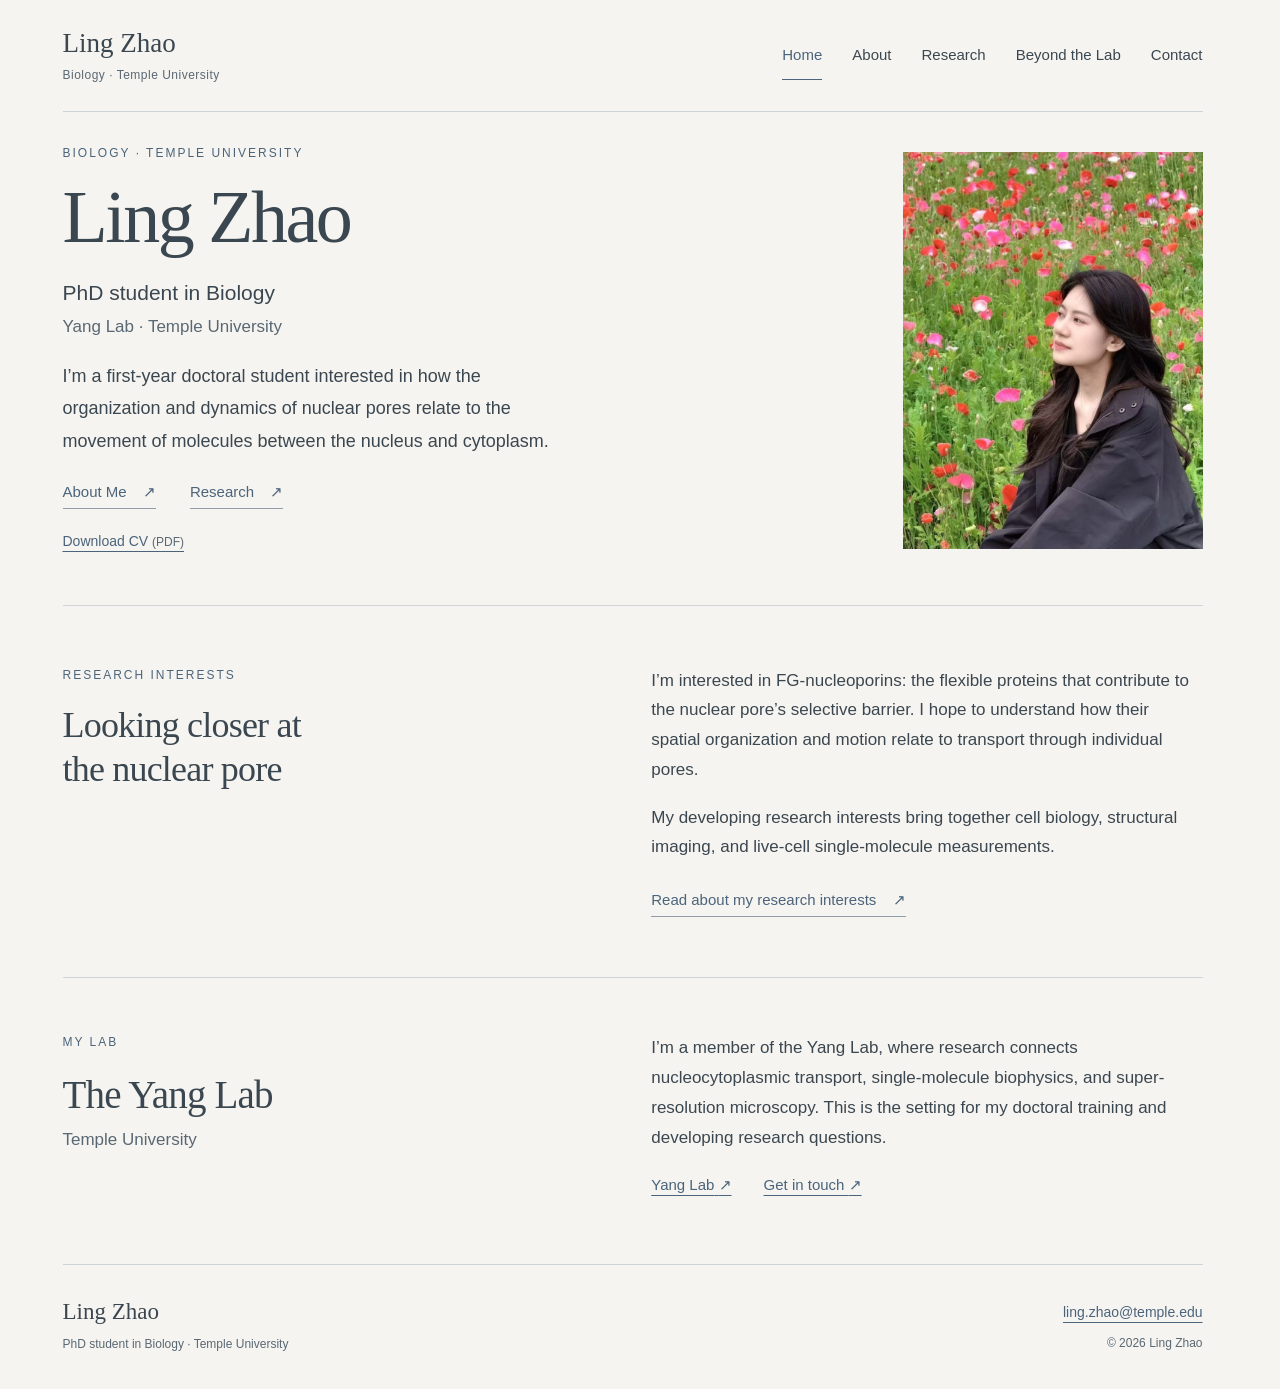
<file: index.html>
<!doctype html>
<html lang="en">
<head>
  <meta charset="utf-8">
  <meta name="viewport" content="width=device-width, initial-scale=1">
  <meta name="description" content="Ling Zhao is a first-year PhD student in Biology in the Yang Lab at Temple University, interested in nuclear pores, FG-nucleoporins and molecular transport.">
  <meta name="theme-color" content="#f6f4f0">
  <title>Home | Ling Zhao</title>
  <link rel="icon" href="assets/images/favicon.svg" type="image/svg+xml">
  <link rel="stylesheet" href="assets/css/style.css">
  <script src="assets/js/main.js" defer></script>
</head>
<body>
  <a class="skip-link" href="#main">Skip to content</a>
  <header class="site-header wrap">
    <a class="site-name" href="index.html">Ling Zhao<span>Biology · Temple University</span></a>
    <nav aria-label="Main navigation"><ul><li><a href="index.html" aria-current="page">Home</a></li>
<li><a href="about.html">About</a></li>
<li><a href="research.html">Research</a></li>
<li><a href="beyond.html">Beyond the Lab</a></li>
<li><a href="contact.html">Contact</a></li></ul></nav>
  </header>
  <main id="main">

    <section class="hero wrap" aria-labelledby="home-title">
      <div class="hero-copy">
        <p class="eyebrow">Biology · Temple University</p>
        <h1 id="home-title">Ling Zhao</h1>
        <p class="role">PhD student in Biology<br><span>Yang Lab · Temple University</span></p>
        <p class="intro">I’m a first-year doctoral student interested in how the organization and dynamics of nuclear pores relate to the movement of molecules between the nucleus and cytoplasm.</p>
        <div class="hero-links"><a class="text-link" href="about.html">About Me <span aria-hidden="true">↗</span></a><a class="text-link" href="research.html">Research <span aria-hidden="true">↗</span></a></div>
        <a class="cv-link" href="assets/files/Ling_Zhao_CV.pdf" download>Download CV <span>(PDF)</span></a>
      </div>
      <figure class="portrait"><img src="assets/images/ling-zhao-portrait.webp" width="800" height="1058" alt="Ling Zhao seated beside a meadow of red and pink flowers." fetchpriority="high" decoding="async"></figure>
    </section>

    <section class="home-research section wrap" aria-labelledby="research-title">
      <div><p class="eyebrow">Research interests</p><h2 id="research-title">Looking closer at<br>the nuclear pore</h2></div>
      <div class="section-copy"><p>I’m interested in FG-nucleoporins: the flexible proteins that contribute to the nuclear pore’s selective barrier. I hope to understand how their spatial organization and motion relate to transport through individual pores.</p><p>My developing research interests bring together cell biology, structural imaging, and live-cell single-molecule measurements.</p><a class="text-link" href="research.html">Read about my research interests <span aria-hidden="true">↗</span></a></div>
    </section>

    <section class="home-lab wrap" aria-labelledby="lab-title">
      <div><p class="eyebrow">My lab</p><h2 id="lab-title">The Yang Lab</h2><p class="lab-location">Temple University</p></div>
      <div><p>I’m a member of the Yang Lab, where research connects nucleocytoplasmic transport, single-molecule biophysics, and super-resolution microscopy. This is the setting for my doctoral training and developing research questions.</p><div class="lab-links"><a href="https://yanglab.com/" target="_blank" rel="noopener noreferrer">Yang Lab<span class="sr-only"> (opens in a new tab)</span> <span aria-hidden="true">↗</span></a><a href="contact.html">Get in touch <span aria-hidden="true">↗</span></a></div></div>
    </section>

  </main>
  <footer class="site-footer wrap">
    <div><a class="footer-name" href="index.html">Ling Zhao</a><p>PhD student in Biology · Temple University</p></div>
    <div class="footer-right"><a href="mailto:ling.zhao@temple.edu">ling.zhao@temple.edu</a><p>© 2026 Ling Zhao</p></div>
  </footer>
</body>
</html>
</file>
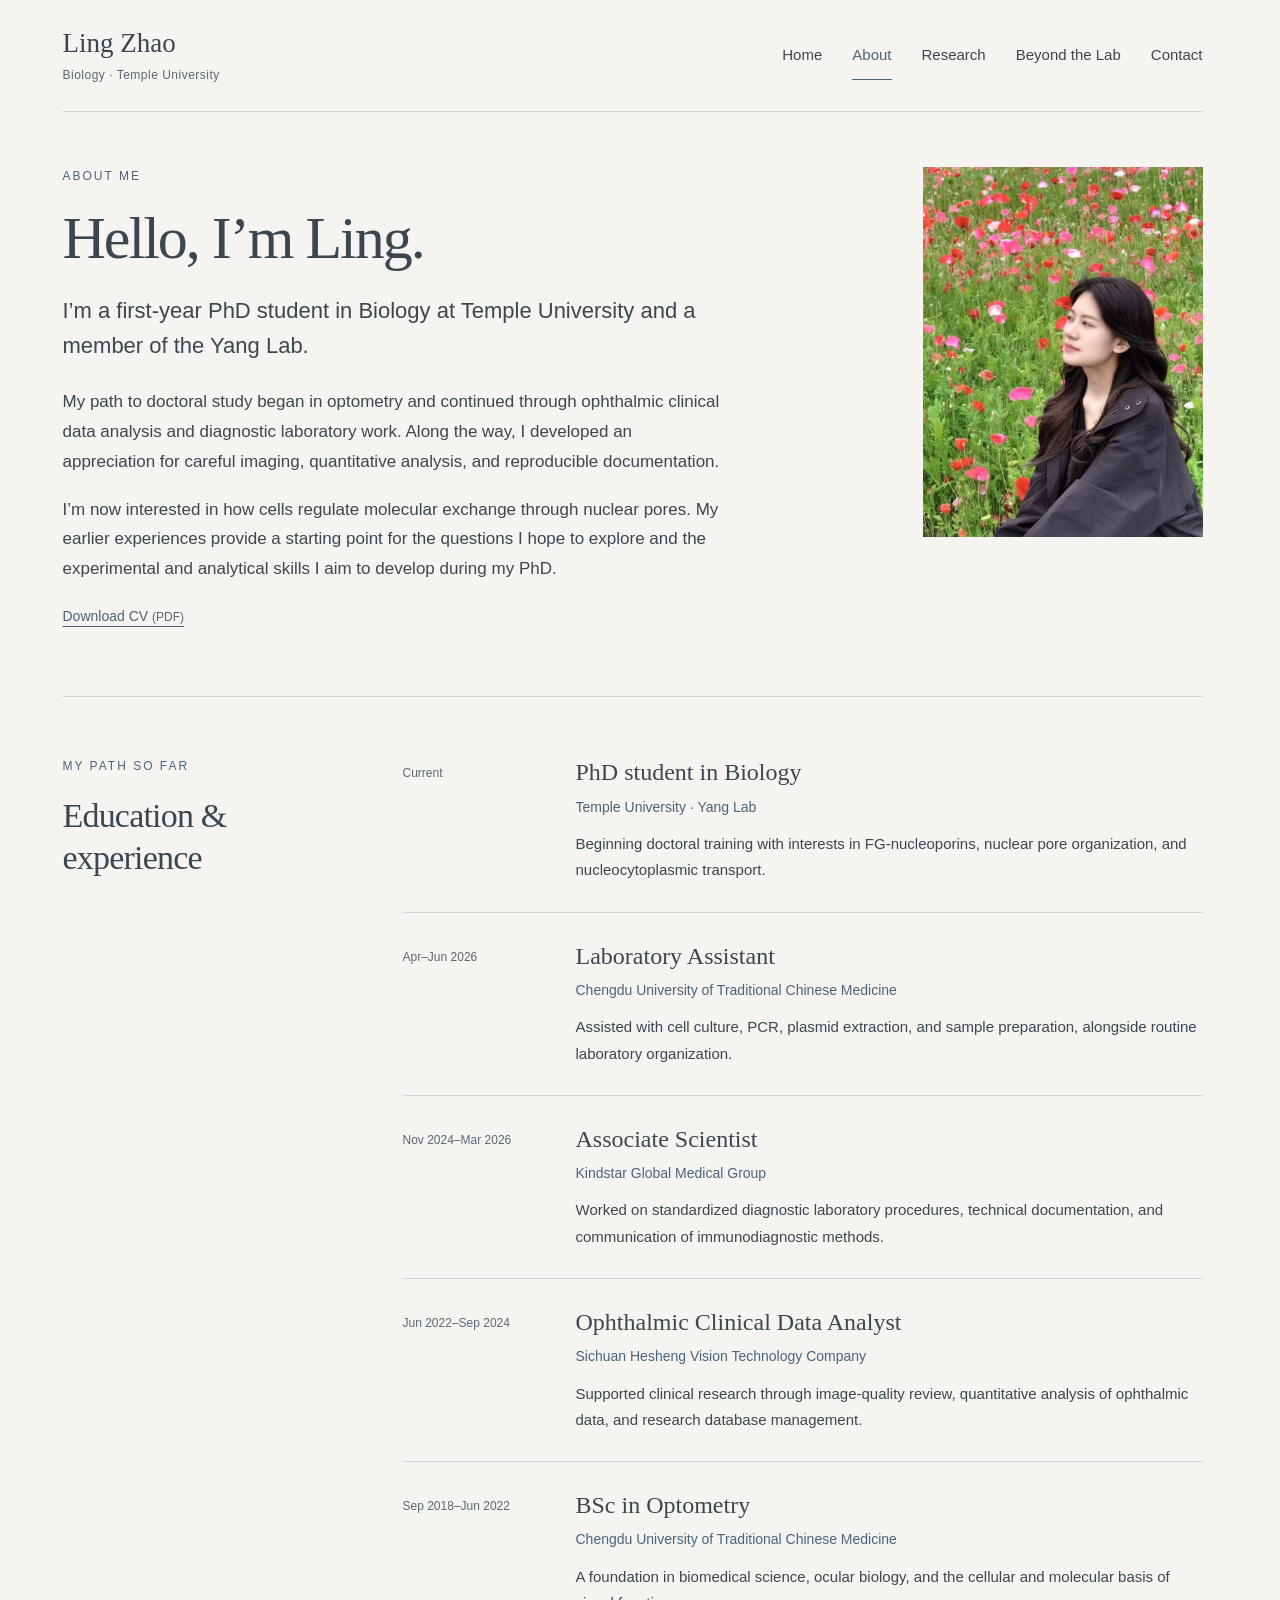
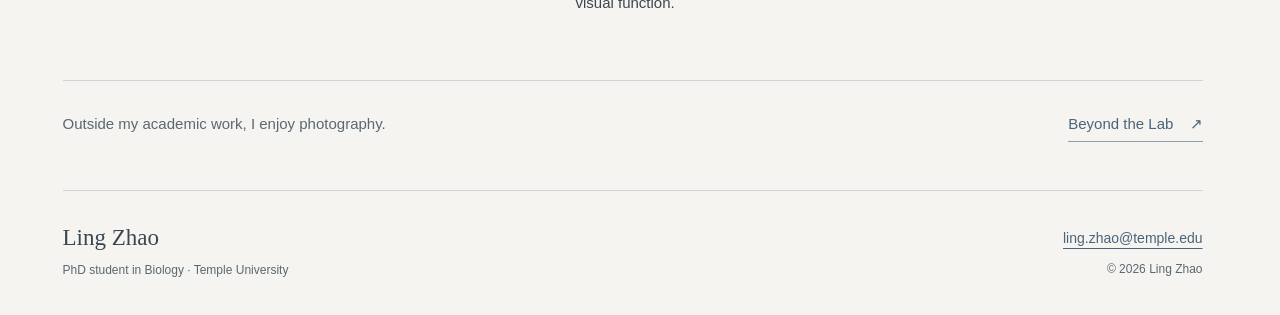
<file: about.html>
<!doctype html>
<html lang="en">
<head>
  <meta charset="utf-8">
  <meta name="viewport" content="width=device-width, initial-scale=1">
  <meta name="description" content="Ling Zhao’s background in optometry, ophthalmic data analysis and diagnostic laboratory work, and her current doctoral training in Biology at Temple University.">
  <meta name="theme-color" content="#f6f4f0">
  <title>About | Ling Zhao</title>
  <link rel="icon" href="assets/images/favicon.svg" type="image/svg+xml">
  <link rel="stylesheet" href="assets/css/style.css">
  <script src="assets/js/main.js" defer></script>
</head>
<body>
  <a class="skip-link" href="#main">Skip to content</a>
  <header class="site-header wrap">
    <a class="site-name" href="index.html">Ling Zhao<span>Biology · Temple University</span></a>
    <nav aria-label="Main navigation"><ul><li><a href="index.html">Home</a></li>
<li><a href="about.html" aria-current="page">About</a></li>
<li><a href="research.html">Research</a></li>
<li><a href="beyond.html">Beyond the Lab</a></li>
<li><a href="contact.html">Contact</a></li></ul></nav>
  </header>
  <main id="main">

    <div class="wrap">
      <section class="about-intro" aria-labelledby="about-title">
        <div><p class="eyebrow">About me</p><h1 id="about-title">Hello, I’m Ling.</h1>
          <p class="lead">I’m a first-year PhD student in Biology at Temple University and a member of the Yang Lab.</p>
          <p>My path to doctoral study began in optometry and continued through ophthalmic clinical data analysis and diagnostic laboratory work. Along the way, I developed an appreciation for careful imaging, quantitative analysis, and reproducible documentation.</p>
          <p>I’m now interested in how cells regulate molecular exchange through nuclear pores. My earlier experiences provide a starting point for the questions I hope to explore and the experimental and analytical skills I aim to develop during my PhD.</p>
          <a class="cv-link" href="assets/files/Ling_Zhao_CV.pdf" download>Download CV <span>(PDF)</span></a>
        </div>
        <figure class="portrait"><img src="assets/images/ling-zhao-portrait.webp" width="800" height="1058" alt="Ling Zhao seated beside red and pink flowers." fetchpriority="high"></figure>
      </section>

      <section class="background-section" aria-labelledby="background-title">
        <div class="section-label"><p class="eyebrow">My path so far</p><h2 id="background-title">Education &amp;<br>experience</h2></div>
        <ol class="experience-list">
          <li><p class="experience-date">Current</p><div><h3>PhD student in Biology</h3><p class="institution">Temple University · Yang Lab</p><p>Beginning doctoral training with interests in FG-nucleoporins, nuclear pore organization, and nucleocytoplasmic transport.</p></div></li>
          <li><p class="experience-date">Apr–Jun 2026</p><div><h3>Laboratory Assistant</h3><p class="institution">Chengdu University of Traditional Chinese Medicine</p><p>Assisted with cell culture, PCR, plasmid extraction, and sample preparation, alongside routine laboratory organization.</p></div></li>
          <li><p class="experience-date">Nov 2024–Mar 2026</p><div><h3>Associate Scientist</h3><p class="institution">Kindstar Global Medical Group</p><p>Worked on standardized diagnostic laboratory procedures, technical documentation, and communication of immunodiagnostic methods.</p></div></li>
          <li><p class="experience-date">Jun 2022–Sep 2024</p><div><h3>Ophthalmic Clinical Data Analyst</h3><p class="institution">Sichuan Hesheng Vision Technology Company</p><p>Supported clinical research through image-quality review, quantitative analysis of ophthalmic data, and research database management.</p></div></li>
          <li><p class="experience-date">Sep 2018–Jun 2022</p><div><h3>BSc in Optometry</h3><p class="institution">Chengdu University of Traditional Chinese Medicine</p><p>A foundation in biomedical science, ocular biology, and the cellular and molecular basis of visual function.</p></div></li>
        </ol>
      </section>
      <div class="page-closing"><p>Outside my academic work, I enjoy photography.</p><a class="text-link" href="beyond.html">Beyond the Lab <span aria-hidden="true">↗</span></a></div>
    </div>

  </main>
  <footer class="site-footer wrap">
    <div><a class="footer-name" href="index.html">Ling Zhao</a><p>PhD student in Biology · Temple University</p></div>
    <div class="footer-right"><a href="mailto:ling.zhao@temple.edu">ling.zhao@temple.edu</a><p>© 2026 Ling Zhao</p></div>
  </footer>
</body>
</html>
</file>
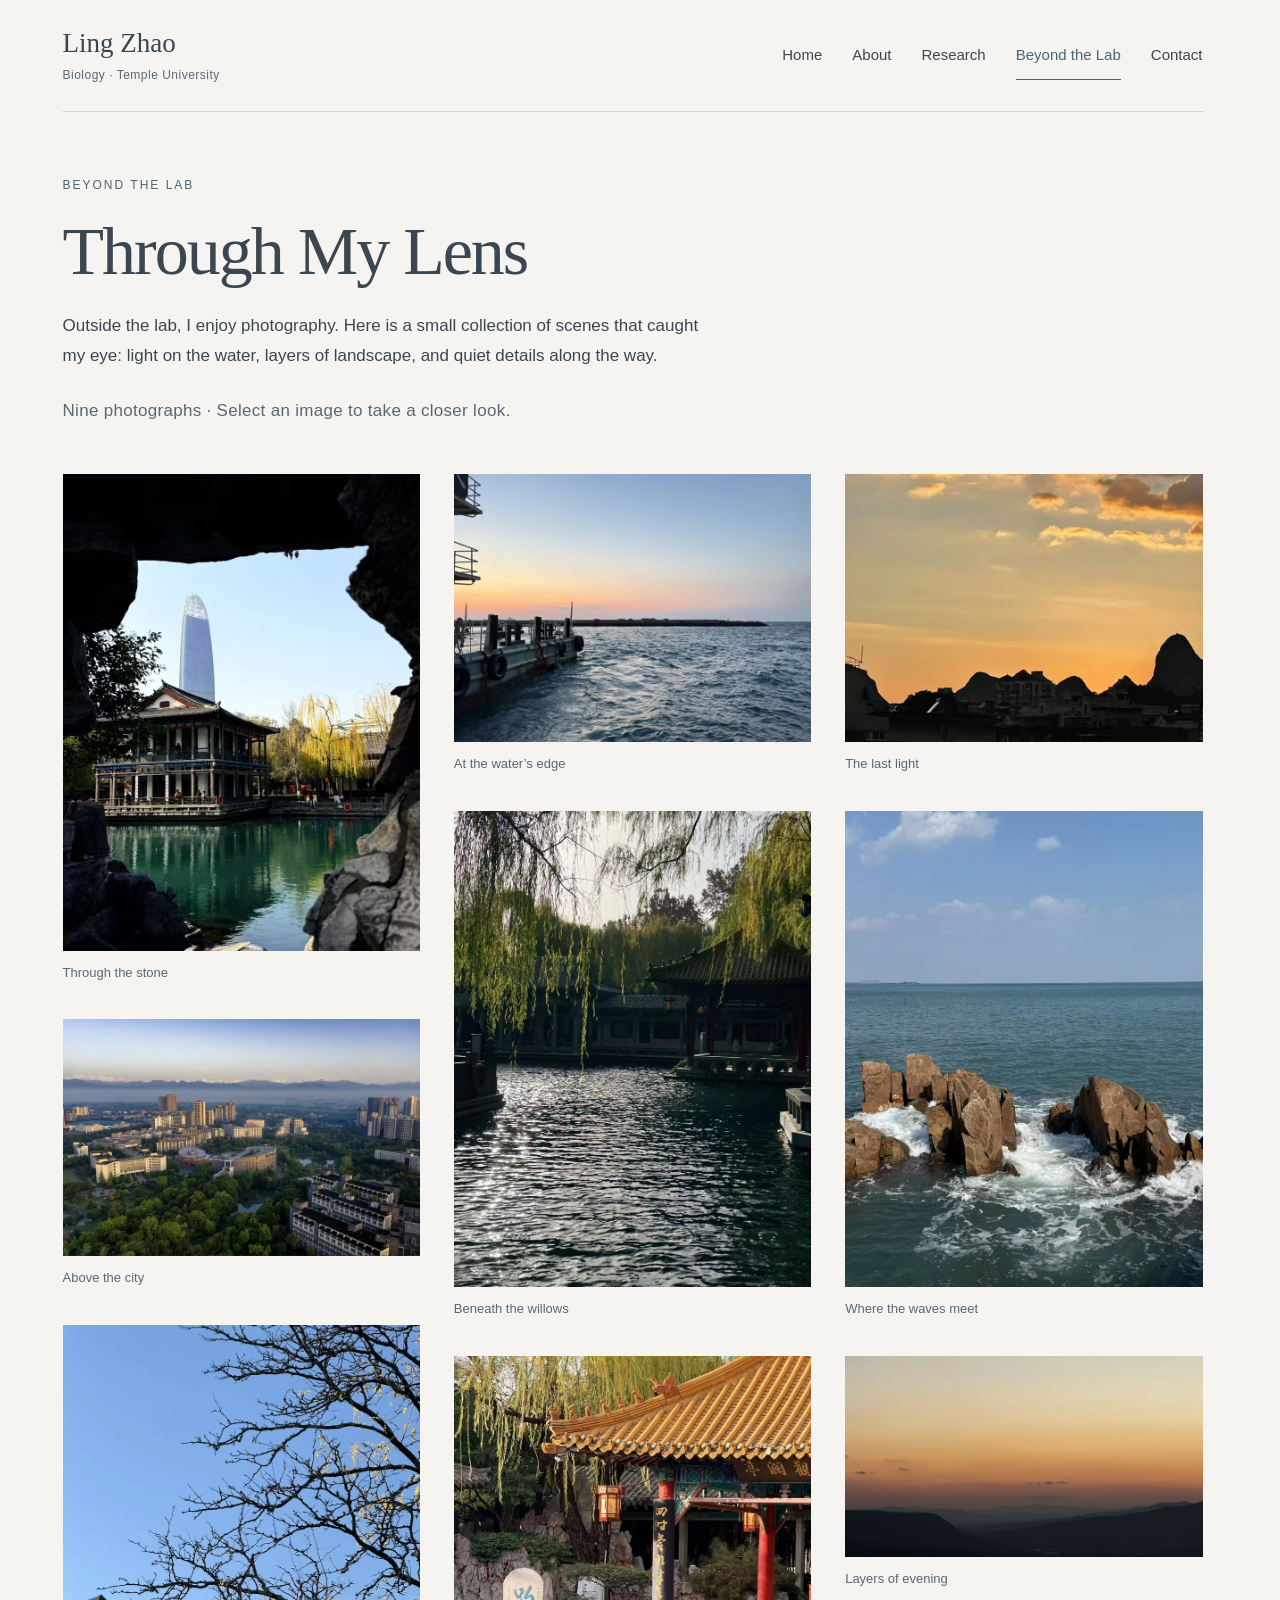
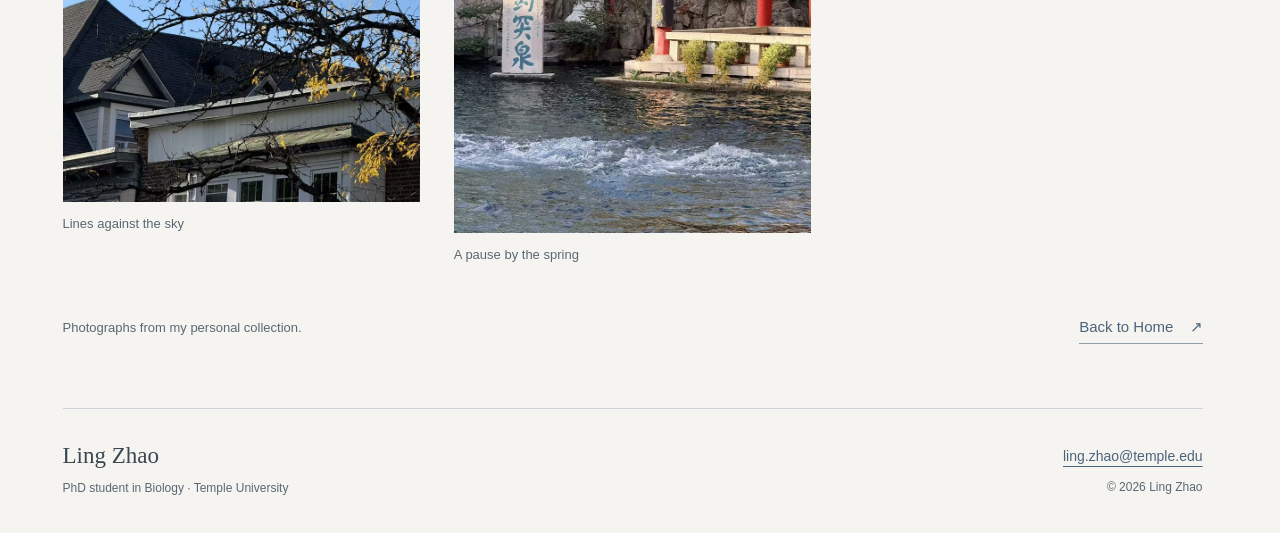
<file: beyond.html>
<!doctype html>
<html lang="en">
<head>
  <meta charset="utf-8">
  <meta name="viewport" content="width=device-width, initial-scale=1">
  <meta name="description" content="A personal selection of photographs by Ling Zhao: light, landscapes, quiet water and everyday scenes beyond doctoral life.">
  <meta name="theme-color" content="#f6f4f0">
  <title>Beyond the Lab | Ling Zhao</title>
  <link rel="icon" href="assets/images/favicon.svg" type="image/svg+xml">
  <link rel="stylesheet" href="assets/css/style.css">
  <script src="assets/js/main.js" defer></script>
</head>
<body>
  <a class="skip-link" href="#main">Skip to content</a>
  <header class="site-header wrap">
    <a class="site-name" href="index.html">Ling Zhao<span>Biology · Temple University</span></a>
    <nav aria-label="Main navigation"><ul><li><a href="index.html">Home</a></li>
<li><a href="about.html">About</a></li>
<li><a href="research.html">Research</a></li>
<li><a href="beyond.html" aria-current="page">Beyond the Lab</a></li>
<li><a href="contact.html">Contact</a></li></ul></nav>
  </header>
  <main id="main">
    <div class="wrap"><header class="page-intro gallery-intro"><p class="eyebrow">Beyond the lab</p><h1>Through My Lens</h1><p>Outside the lab, I enjoy photography. Here is a small collection of scenes that caught my eye: light on the water, layers of landscape, and quiet details along the way.</p><p class="gallery-instruction">Nine photographs · Select an image to take a closer look.</p></header>
    <div class="gallery" aria-label="Selected photographs by Ling Zhao"><div class="gallery-column"><figure class="gallery-item"><a class="gallery-link" href="assets/images/garden-window-large.webp" data-photo data-caption="Through the stone" aria-label="Enlarge photograph: Through the stone"><img src="assets/images/garden-window.webp" width="800" height="1067" alt="A lakeside pavilion and a distant tower framed by a dark opening in stone." loading="lazy" decoding="async"></a><figcaption>Through the stone</figcaption></figure><figure class="gallery-item"><a class="gallery-link" href="assets/images/city-at-dawn-large.webp" data-photo data-caption="Above the city" aria-label="Enlarge photograph: Above the city"><img src="assets/images/city-at-dawn.webp" width="800" height="530" alt="A city and tree-lined streets beneath a pale blue sky and a low bank of clouds." loading="lazy" decoding="async"></a><figcaption>Above the city</figcaption></figure><figure class="gallery-item"><a class="gallery-link" href="assets/images/branches-sky-large.webp" data-photo data-caption="Lines against the sky" aria-label="Enlarge photograph: Lines against the sky"><img src="assets/images/branches-sky.webp" width="800" height="1067" alt="Bare branches with a few yellow leaves above rooftops against a blue sky." loading="lazy" decoding="async"></a><figcaption>Lines against the sky</figcaption></figure></div><div class="gallery-column"><figure class="gallery-item"><a class="gallery-link" href="assets/images/harbor-evening-large.webp" data-photo data-caption="At the water’s edge" aria-label="Enlarge photograph: At the water’s edge"><img src="assets/images/harbor-evening.webp" width="800" height="600" alt="Rippling water beside a pier under a blue and peach evening sky." loading="lazy" decoding="async"></a><figcaption>At the water’s edge</figcaption></figure><figure class="gallery-item"><a class="gallery-link" href="assets/images/willow-water-large.webp" data-photo data-caption="Beneath the willows" aria-label="Enlarge photograph: Beneath the willows"><img src="assets/images/willow-water.webp" width="800" height="1067" alt="Willow branches hanging over sunlit water beside a shaded pavilion." loading="lazy" decoding="async"></a><figcaption>Beneath the willows</figcaption></figure><figure class="gallery-item"><a class="gallery-link" href="assets/images/waterside-pavilion-large.webp" data-photo data-caption="A pause by the spring" aria-label="Enlarge photograph: A pause by the spring"><img src="assets/images/waterside-pavilion.webp" width="800" height="1067" alt="A tiled-roof pavilion, willow branches and water flowing over a stone ledge." loading="lazy" decoding="async"></a><figcaption>A pause by the spring</figcaption></figure></div><div class="gallery-column"><figure class="gallery-item"><a class="gallery-link" href="assets/images/golden-sky-large.webp" data-photo data-caption="The last light" aria-label="Enlarge photograph: The last light"><img src="assets/images/golden-sky.webp" width="800" height="600" alt="Golden clouds above dark mountain silhouettes and rooftops." loading="lazy" decoding="async"></a><figcaption>The last light</figcaption></figure><figure class="gallery-item"><a class="gallery-link" href="assets/images/sea-rocks-large.webp" data-photo data-caption="Where the waves meet" aria-label="Enlarge photograph: Where the waves meet"><img src="assets/images/sea-rocks.webp" width="800" height="1067" alt="White waves breaking against warm-colored coastal rocks beneath a blue sky." loading="lazy" decoding="async"></a><figcaption>Where the waves meet</figcaption></figure><figure class="gallery-item"><a class="gallery-link" href="assets/images/mountain-twilight-large.webp" data-photo data-caption="Layers of evening" aria-label="Enlarge photograph: Layers of evening"><img src="assets/images/mountain-twilight.webp" width="800" height="450" alt="Layers of dark mountain ridges beneath a soft orange and blue twilight sky." loading="lazy" decoding="async"></a><figcaption>Layers of evening</figcaption></figure></div></div>
    <div class="gallery-end"><p>Photographs from my personal collection.</p><a class="text-link" href="index.html">Back to Home <span aria-hidden="true">↗</span></a></div></div>

  </main>
  <footer class="site-footer wrap">
    <div><a class="footer-name" href="index.html">Ling Zhao</a><p>PhD student in Biology · Temple University</p></div>
    <div class="footer-right"><a href="mailto:ling.zhao@temple.edu">ling.zhao@temple.edu</a><p>© 2026 Ling Zhao</p></div>
  </footer>
  <dialog class="lightbox" id="photo-viewer" aria-labelledby="viewer-caption">
    <div class="viewer-toolbar"><span>Through My Lens</span><button class="viewer-close" type="button" aria-label="Close enlarged photograph" autofocus>Close <span aria-hidden="true">×</span></button></div>
    <figure><img id="viewer-image" alt=""><figcaption id="viewer-caption"></figcaption></figure>
  </dialog>
</body>
</html>
</file>
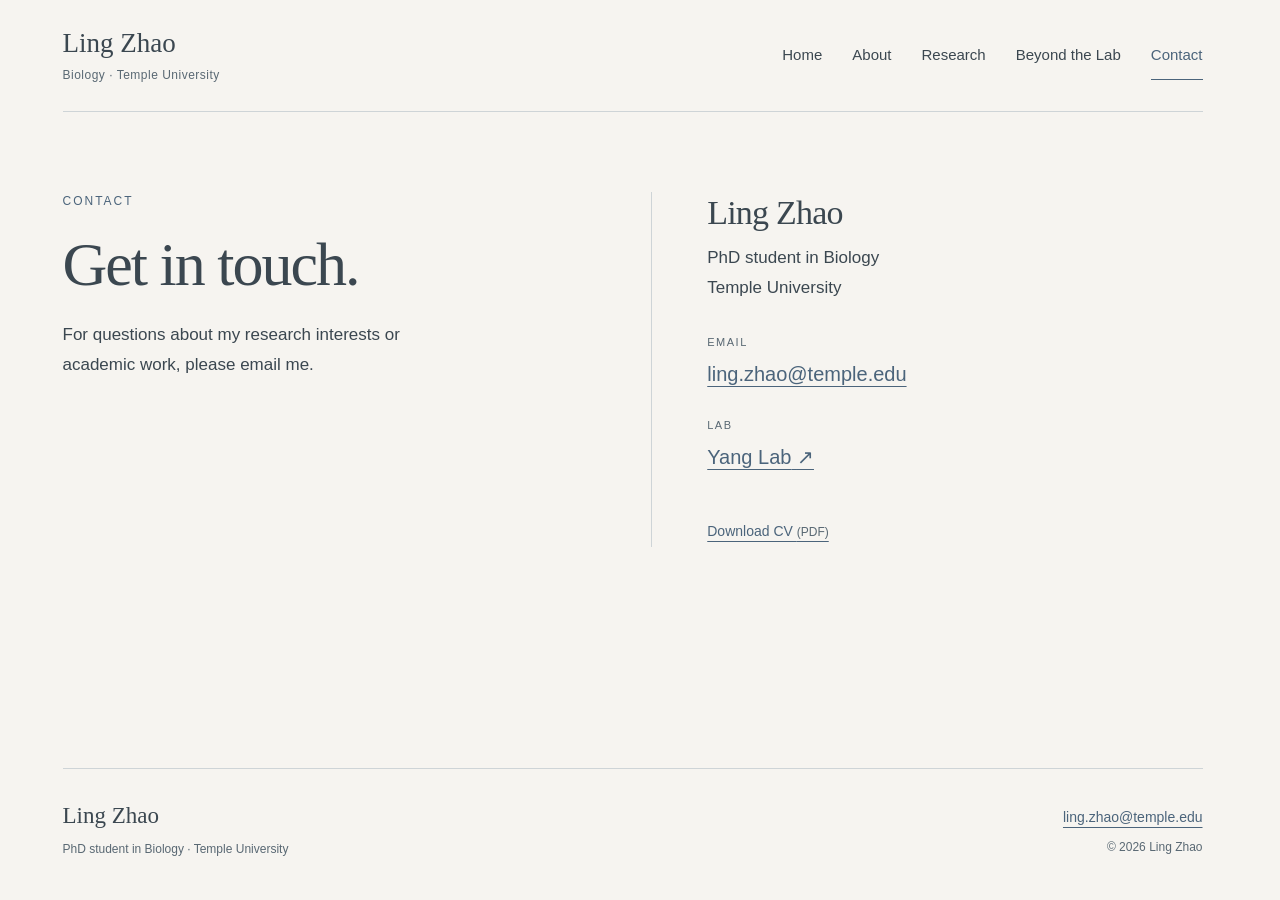
<file: contact.html>
<!doctype html>
<html lang="en">
<head>
  <meta charset="utf-8">
  <meta name="viewport" content="width=device-width, initial-scale=1">
  <meta name="description" content="Contact Ling Zhao, PhD student in Biology in the Yang Lab at Temple University.">
  <meta name="theme-color" content="#f6f4f0">
  <title>Contact | Ling Zhao</title>
  <link rel="icon" href="assets/images/favicon.svg" type="image/svg+xml">
  <link rel="stylesheet" href="assets/css/style.css">
  <script src="assets/js/main.js" defer></script>
</head>
<body>
  <a class="skip-link" href="#main">Skip to content</a>
  <header class="site-header wrap">
    <a class="site-name" href="index.html">Ling Zhao<span>Biology · Temple University</span></a>
    <nav aria-label="Main navigation"><ul><li><a href="index.html">Home</a></li>
<li><a href="about.html">About</a></li>
<li><a href="research.html">Research</a></li>
<li><a href="beyond.html">Beyond the Lab</a></li>
<li><a href="contact.html" aria-current="page">Contact</a></li></ul></nav>
  </header>
  <main id="main">

    <section class="contact-layout wrap" aria-labelledby="contact-title">
      <div class="contact-heading"><p class="eyebrow">Contact</p><h1 id="contact-title">Get in touch.</h1><p>For questions about my research interests or academic work, please email me.</p></div>
      <div class="contact-details"><h2>Ling Zhao</h2><p>PhD student in Biology<br>Temple University</p><dl><div><dt>Email</dt><dd><a href="mailto:ling.zhao@temple.edu">ling.zhao@temple.edu</a></dd></div><div><dt>Lab</dt><dd><a href="https://yanglab.com/" target="_blank" rel="noopener noreferrer">Yang Lab<span class="sr-only"> (opens in a new tab)</span> <span aria-hidden="true">↗</span></a></dd></div></dl><a class="cv-link" href="assets/files/Ling_Zhao_CV.pdf" download>Download CV <span>(PDF)</span></a></div>
    </section>

  </main>
  <footer class="site-footer wrap">
    <div><a class="footer-name" href="index.html">Ling Zhao</a><p>PhD student in Biology · Temple University</p></div>
    <div class="footer-right"><a href="mailto:ling.zhao@temple.edu">ling.zhao@temple.edu</a><p>© 2026 Ling Zhao</p></div>
  </footer>
</body>
</html>
</file>
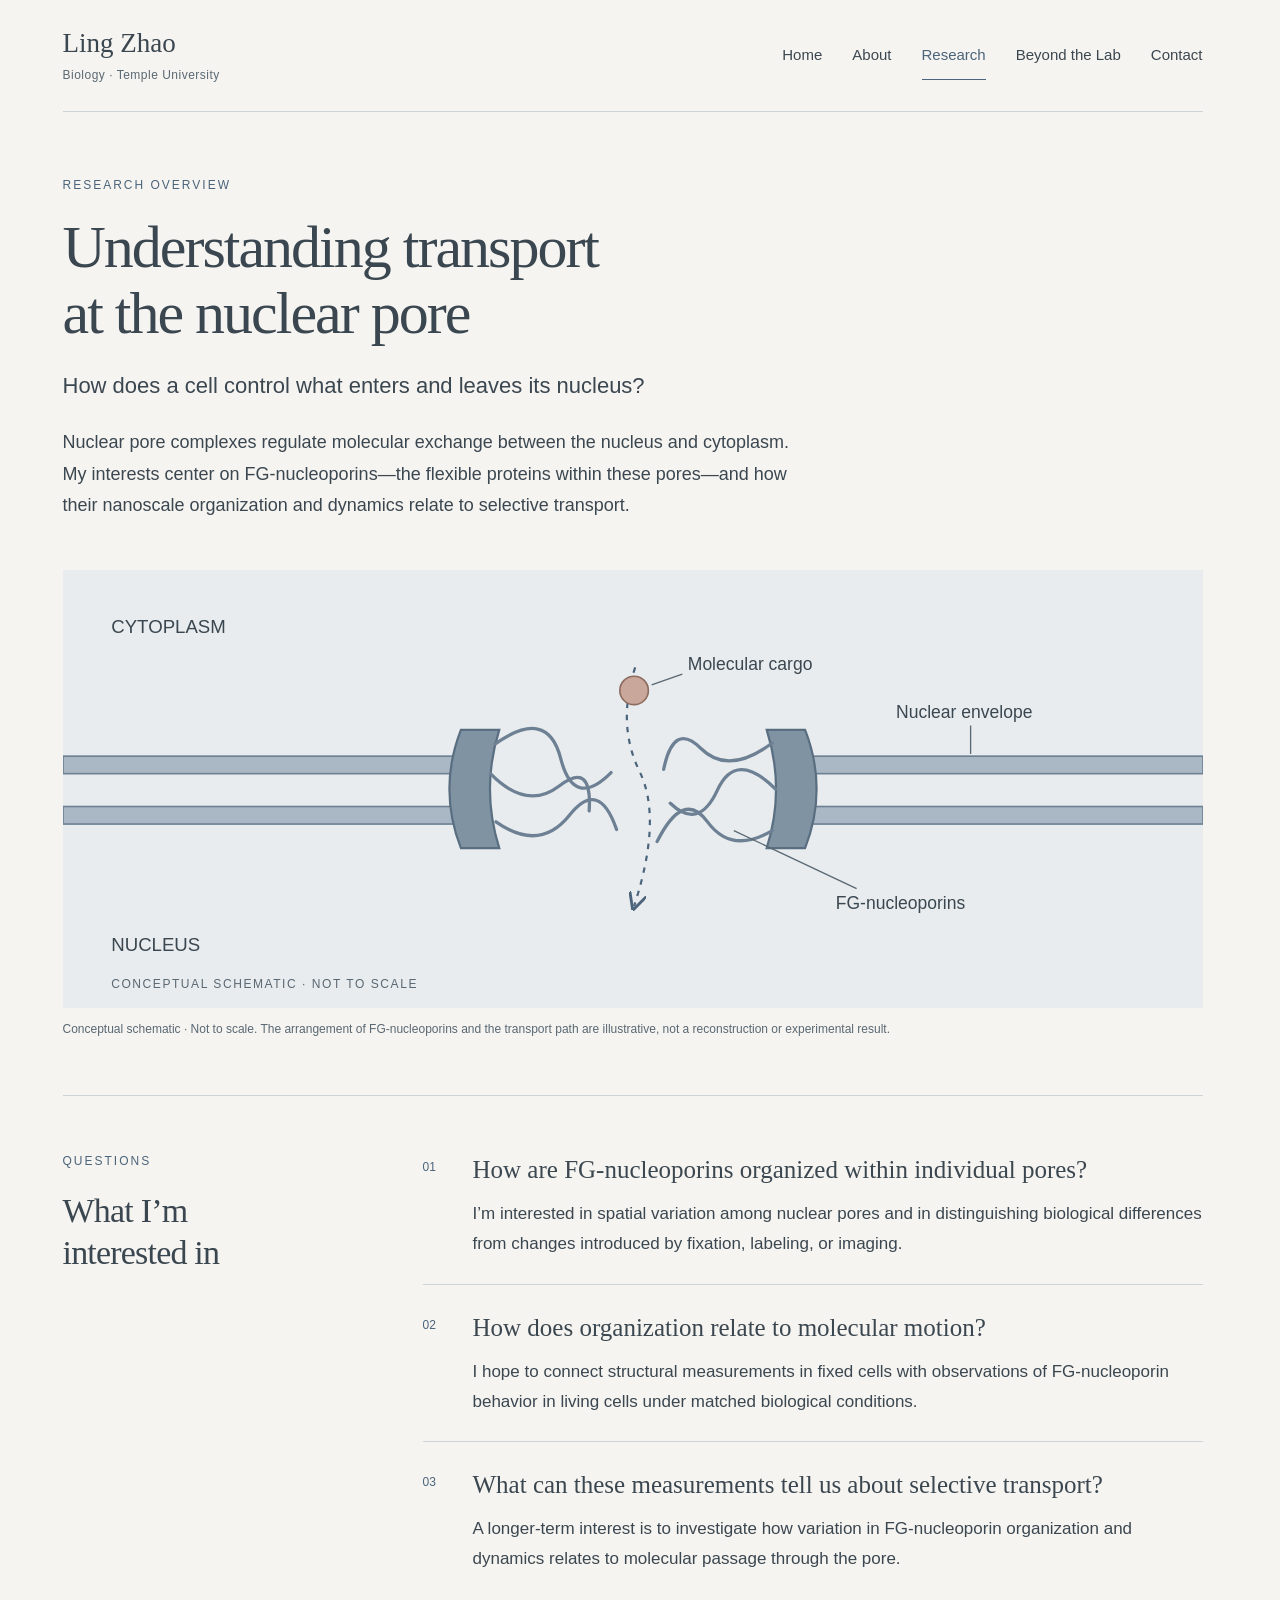
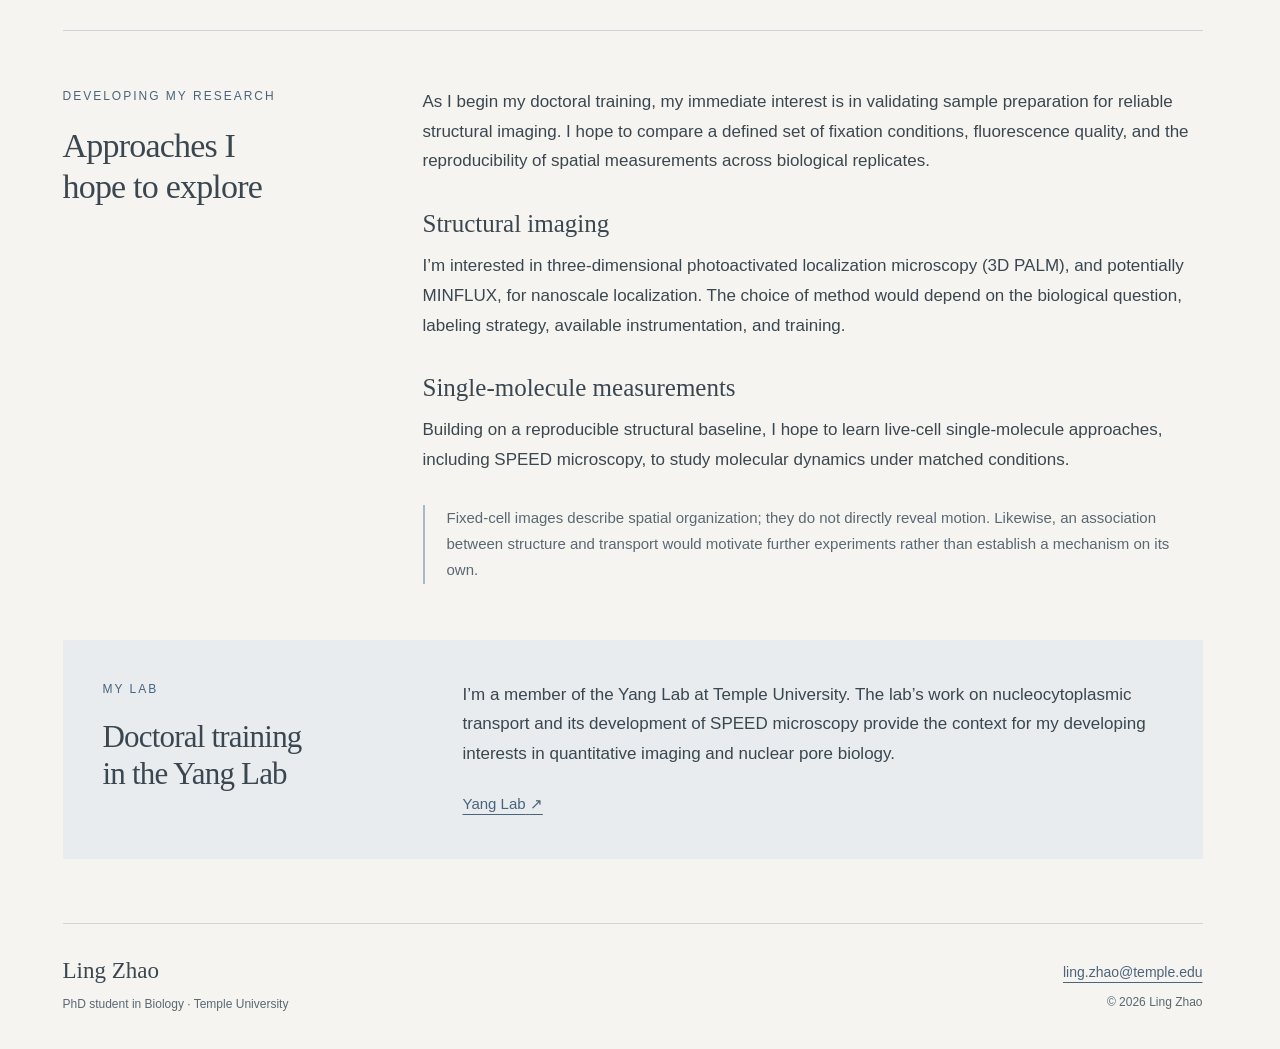
<file: research.html>
<!doctype html>
<html lang="en">
<head>
  <meta charset="utf-8">
  <meta name="viewport" content="width=device-width, initial-scale=1">
  <meta name="description" content="Ling Zhao’s research interests in FG-nucleoporin organization, nuclear pore dynamics and selective transport, with proposed directions in structural and single-molecule imaging.">
  <meta name="theme-color" content="#f6f4f0">
  <title>Research | Ling Zhao</title>
  <link rel="icon" href="assets/images/favicon.svg" type="image/svg+xml">
  <link rel="stylesheet" href="assets/css/style.css">
  <script src="assets/js/main.js" defer></script>
</head>
<body>
  <a class="skip-link" href="#main">Skip to content</a>
  <header class="site-header wrap">
    <a class="site-name" href="index.html">Ling Zhao<span>Biology · Temple University</span></a>
    <nav aria-label="Main navigation"><ul><li><a href="index.html">Home</a></li>
<li><a href="about.html">About</a></li>
<li><a href="research.html" aria-current="page">Research</a></li>
<li><a href="beyond.html">Beyond the Lab</a></li>
<li><a href="contact.html">Contact</a></li></ul></nav>
  </header>
  <main id="main">

    <div class="wrap">
      <header class="research-intro page-intro"><p class="eyebrow">Research overview</p><h1>Understanding transport<br>at the nuclear pore</h1><p class="lead">How does a cell control what enters and leaves its nucleus?</p><p>Nuclear pore complexes regulate molecular exchange between the nucleus and cytoplasm. My interests center on FG-nucleoporins—the flexible proteins within these pores—and how their nanoscale organization and dynamics relate to selective transport.</p></header>

      <figure class="npc-figure"><img src="assets/images/nuclear-pore-schematic.svg" width="1040" height="400" alt="Conceptual schematic of a nuclear pore crossing the nuclear envelope, with flexible FG-nucleoporins inside the pore and a cargo molecule moving between cytoplasm and nucleus."><figcaption>Conceptual schematic · Not to scale. The arrangement of FG-nucleoporins and the transport path are illustrative, not a reconstruction or experimental result.</figcaption></figure>

      <section class="research-chapter" aria-labelledby="questions-title"><div class="section-label"><p class="eyebrow">Questions</p><h2 id="questions-title">What I’m<br>interested in</h2></div><div class="question-list">
        <article><span class="question-number" aria-hidden="true">01</span><div><h3>How are FG-nucleoporins organized within individual pores?</h3><p>I’m interested in spatial variation among nuclear pores and in distinguishing biological differences from changes introduced by fixation, labeling, or imaging.</p></div></article>
        <article><span class="question-number" aria-hidden="true">02</span><div><h3>How does organization relate to molecular motion?</h3><p>I hope to connect structural measurements in fixed cells with observations of FG-nucleoporin behavior in living cells under matched biological conditions.</p></div></article>
        <article><span class="question-number" aria-hidden="true">03</span><div><h3>What can these measurements tell us about selective transport?</h3><p>A longer-term interest is to investigate how variation in FG-nucleoporin organization and dynamics relates to molecular passage through the pore.</p></div></article>
      </div></section>

      <section class="research-chapter approaches" aria-labelledby="approaches-title"><div class="section-label"><p class="eyebrow">Developing my research</p><h2 id="approaches-title">Approaches I<br>hope to explore</h2></div><div class="chapter-copy">
        <p>As I begin my doctoral training, my immediate interest is in validating sample preparation for reliable structural imaging. I hope to compare a defined set of fixation conditions, fluorescence quality, and the reproducibility of spatial measurements across biological replicates.</p>
        <h3>Structural imaging</h3><p>I’m interested in three-dimensional photoactivated localization microscopy (3D PALM), and potentially MINFLUX, for nanoscale localization. The choice of method would depend on the biological question, labeling strategy, available instrumentation, and training.</p>
        <h3>Single-molecule measurements</h3><p>Building on a reproducible structural baseline, I hope to learn live-cell single-molecule approaches, including SPEED microscopy, to study molecular dynamics under matched conditions.</p>
        <p class="research-perspective">Fixed-cell images describe spatial organization; they do not directly reveal motion. Likewise, an association between structure and transport would motivate further experiments rather than establish a mechanism on its own.</p>
      </div></section>

      <section class="research-lab" aria-labelledby="research-lab-title"><div><p class="eyebrow">My lab</p><h2 id="research-lab-title">Doctoral training<br>in the Yang Lab</h2></div><div><p>I’m a member of the Yang Lab at Temple University. The lab’s work on nucleocytoplasmic transport and its development of SPEED microscopy provide the context for my developing interests in quantitative imaging and nuclear pore biology.</p><a href="https://yanglab.com/" target="_blank" rel="noopener noreferrer">Yang Lab<span class="sr-only"> (opens in a new tab)</span> <span aria-hidden="true">↗</span></a></div></section>
    </div>

  </main>
  <footer class="site-footer wrap">
    <div><a class="footer-name" href="index.html">Ling Zhao</a><p>PhD student in Biology · Temple University</p></div>
    <div class="footer-right"><a href="mailto:ling.zhao@temple.edu">ling.zhao@temple.edu</a><p>© 2026 Ling Zhao</p></div>
  </footer>
</body>
</html>
</file>
<file: assets/css/style.css>
:root {
  --paper: #f6f4f0;
  --ink: #3b4750;
  --muted: #596873;
  --accent: #4b647b;
  --pale: #e8ecee;
  --line: #ced4d7;
  --serif: Georgia, 'Times New Roman', serif;
  --sans: 'Segoe UI', Arial, sans-serif;
}

* { box-sizing: border-box; }
html { scrollbar-gutter: stable; }
body { margin: 0; background: var(--paper); color: var(--ink); font: 18px/1.75 var(--sans); }
body.viewer-open { overflow: hidden; }
a { color: var(--accent); text-decoration-thickness: 1px; text-underline-offset: 5px; }
a:hover { color: #263f55; }
a, button { -webkit-tap-highlight-color: transparent; }
:focus-visible { outline: 3px solid #406381; outline-offset: 6px; }
img { display: block; max-width: 100%; height: auto; }
figure, p { margin: 0; }
p + p { margin-top: 18px; }
h1, h2, h3 { color: var(--ink); font-family: var(--serif); font-weight: 400; }
h1 { margin: 0 0 22px; font-size: 68px; line-height: 1.1; letter-spacing: -2px; }
h2 { margin: 0 0 24px; font-size: 39px; line-height: 1.22; letter-spacing: -.8px; }
.wrap { width: min(1140px, calc(100% - 96px)); margin-inline: auto; }
.sr-only { position: absolute; width: 1px; height: 1px; padding: 0; margin: -1px; overflow: hidden; clip-path: inset(50%); white-space: nowrap; border: 0; }
.skip-link { position: fixed; top: 12px; left: 12px; z-index: 20; padding: 8px 16px; background: var(--paper); transform: translateY(-150%); }
.skip-link:focus { transform: translateY(0); }
.site-header { display: flex; justify-content: space-between; align-items: center; gap: 36px; min-height: 112px; border-bottom: 1px solid var(--line); }
.site-name { color: var(--ink); font: 27px/1.2 var(--serif); text-decoration: none; white-space: nowrap; }
.site-name span { display: block; margin-top: 7px; font: 12px/1.5 var(--sans); letter-spacing: .5px; color: var(--muted); }
nav ul { display: flex; gap: 30px; padding: 0; margin: 0; list-style: none; }
nav a { display: inline-block; padding: 10px 0; color: var(--ink); font-size: 15px; text-decoration: none; white-space: nowrap; }
nav a[aria-current='page'] { box-shadow: 0 1px 0 var(--accent); color: var(--accent); }
nav a:hover { text-decoration: underline; }
.eyebrow { margin: 0 0 20px; color: var(--accent); font: 12px/1.5 var(--sans); letter-spacing: 2px; text-transform: uppercase; }
.hero { display: grid; grid-template-columns: 1fr 300px; align-items: center; gap: 105px; padding-block: 32px 48px; }
.hero-copy { max-width: 575px; }
.hero h1 { margin-bottom: 20px; font-size: 74px; line-height: 1.05; letter-spacing: -2.5px; }
.hero .eyebrow { margin-bottom: 17px; }
.role { font-size: 21px; line-height: 1.55; margin-bottom: 18px; }
.role span { color: var(--muted); font-size: 17px; }
.intro { max-width: 520px; font-size: 18px; line-height: 1.8; }
.hero-links { display: flex; gap: 34px; margin-top: 22px; }
.text-link { display: inline-block; font-size: 15px; text-decoration: none; border-bottom: 1px solid #8e9eaa; padding-bottom: 3px; }
.text-link span { margin-left: 12px; }
.text-link:hover { border-color: var(--ink); }
.cv-link { display: inline-block; margin-top: 20px; font-size: 14px; }
.cv-link span { color: var(--muted); font-size: 12px; }
.portrait { width: 100%; }
.portrait img { width: 100%; height: auto; }
.section { padding-block: 60px; }
.section-copy p:not(.eyebrow) { font-size: 17px; }
.section-copy .text-link { margin-top: 25px; }
figcaption { margin-top: 12px; color: var(--muted); font-size: 12px; line-height: 1.6; }
.gallery-link:hover img { opacity: .91; }
.site-footer { display: flex; justify-content: space-between; align-items: center; gap: 30px; border-top: 1px solid var(--line); padding-block: 30px 34px; }
.footer-name { font: 23px/1.5 var(--serif); text-decoration: none; color: var(--ink); }
.site-footer p { font-size: 12px; color: var(--muted); margin-top: 5px; }
.footer-right { text-align: right; }
.footer-right a { font-size: 14px; }
.page-intro { padding-block: 64px 48px; }
.gallery-intro { max-width: 760px; }
.gallery-intro > p:not(.eyebrow) { max-width: 660px; font-size: 17px; }
.gallery-intro .gallery-instruction { margin-top: 26px; color: var(--muted); font-size: 12px; letter-spacing: .3px; }
.gallery { display: grid; grid-template-columns: repeat(3, minmax(0, 1fr)); gap: 34px; }
.gallery-column { display: flex; flex-direction: column; gap: 36px; }
.gallery-link { display: block; cursor: zoom-in; }
.gallery-item img { width: 100%; }
.gallery-item figcaption { font-size: 13px; }
.gallery-end { display: flex; align-items: center; justify-content: space-between; gap: 24px; padding-block: 48px 64px; }
.gallery-end p { font-size: 13px; color: var(--muted); }
.lead { font-size: 22px; line-height: 1.6; margin-bottom: 24px; }
.home-research { display: grid; grid-template-columns: .95fr 1.05fr; gap: 90px; border-block: 1px solid var(--line); }
.home-research h2 { font-size: 36px; }
.home-lab { display: grid; grid-template-columns: .95fr 1.05fr; gap: 90px; padding-block: 55px 65px; }
.home-lab h2 { margin-bottom: 6px; }
.home-lab p:not(.eyebrow) { font-size: 17px; }
.lab-location { color: var(--muted); }
.lab-links { display: flex; gap: 32px; margin-top: 20px; font-size: 15px; }
.about-intro { display: grid; grid-template-columns: 1fr 280px; gap: 100px; padding-block: 55px 65px; }
.about-intro h1 { font-size: 60px; }
.about-intro > div { max-width: 660px; }
.about-intro p:not(.lead):not(.eyebrow) { font-size: 17px; }
.background-section { display: grid; grid-template-columns: 260px 1fr; gap: 80px; border-top: 1px solid var(--line); padding-block: 60px 36px; }
.section-label h2 { font-size: 34px; }
.experience-list { list-style: none; margin: 0; padding: 0; }
.experience-list li { display: grid; grid-template-columns: 145px 1fr; gap: 28px; padding-block: 28px; border-top: 1px solid var(--line); }
.experience-list li:first-child { padding-top: 0; border-top: 0; }
.experience-date { font-size: 12px; color: var(--muted); padding-top: 6px; }
.experience-list h3 { font-size: 24px; line-height: 1.3; margin: 0 0 6px; }
.experience-list .institution { font-size: 14px; color: var(--accent); margin-bottom: 12px; }
.experience-list p:not(.experience-date):not(.institution) { font-size: 15px; line-height: 1.75; margin-top: 0; }
.page-closing { display: flex; gap: 24px; align-items: baseline; justify-content: space-between; padding-block: 30px 48px; border-top: 1px solid var(--line); }
.page-closing p { font-size: 15px; color: var(--muted); }
.research-intro { max-width: 880px; }
.research-intro h1 { font-size: 60px; }
.research-intro p:not(.eyebrow) { max-width: 745px; }
.research-intro > p:last-child { font-size: 18px; }
.npc-figure { margin-bottom: 56px; }
.npc-figure img { width: 100%; }
.npc-figure figcaption { max-width: 850px; }
.research-chapter { display: grid; grid-template-columns: 280px 1fr; gap: 80px; border-top: 1px solid var(--line); padding-block: 56px; }
.question-list article { display: grid; grid-template-columns: 28px 1fr; gap: 22px; padding-block: 25px; border-bottom: 1px solid var(--line); }
.question-list article:first-child { padding-top: 0; }
.question-list article:last-child { padding-bottom: 0; border-bottom: 0; }
.question-number { padding-top: 5px; font-size: 12px; color: var(--accent); }
.question-list h3 { margin: 0 0 12px; font-size: 25px; line-height: 1.4; }
.question-list p, .chapter-copy p { font-size: 17px; }
.chapter-copy h3 { margin: 30px 0 10px; font-size: 25px; line-height: 1.4; }
.chapter-copy .research-perspective { border-left: 2px solid #a9b8c4; padding-left: 22px; margin-top: 30px; color: var(--muted); font-size: 15px; }
.research-lab { display: grid; grid-template-columns: 280px 1fr; gap: 80px; background: var(--pale); padding: 40px; margin-bottom: 64px; }
.research-lab h2 { font-size: 31px; margin-bottom: 0; }
.research-lab p:not(.eyebrow) { font-size: 17px; }
.research-lab a { display: inline-block; font-size: 15px; margin-top: 22px; }
.contact-layout { display: grid; grid-template-columns: .95fr 1.05fr; align-items: start; gap: 90px; padding-block: 80px; min-height: calc(100vh - 244px); }
.contact-heading h1 { font-size: 62px; }
.contact-heading > p:last-child { max-width: 380px; font-size: 17px; }
.contact-details { border-left: 1px solid var(--line); padding-left: 55px; }
.contact-details h2 { font-size: 34px; margin-bottom: 10px; }
.contact-details > p { font-size: 17px; }
.contact-details dl { margin: 30px 0 4px; }
.contact-details dl > div { margin-bottom: 24px; }
.contact-details dt { font-size: 11px; letter-spacing: 1.5px; text-transform: uppercase; color: var(--muted); margin-bottom: 5px; }
.contact-details dd { margin: 0; font-size: 20px; overflow-wrap: anywhere; }
.lightbox { position: fixed; inset: 0; width: 100%; height: 100%; max-width: none; max-height: none; margin: 0; padding: 26px 42px; background: #1f2b33; color: #edf0f2; border: 0; }
.lightbox::backdrop { background: #1f2b33; }
.lightbox[open] { display: flex; flex-direction: column; }
.viewer-toolbar { display: flex; justify-content: space-between; align-items: center; gap: 20px; flex: 0 0 auto; font-size: 13px; }
.viewer-close { color: inherit; background: transparent; border: 1px solid #8c9ba5; padding: 7px 14px; font: 14px/1.5 var(--sans); cursor: pointer; }
.viewer-close span { margin-left: 12px; font-size: 21px; vertical-align: -1px; }
.viewer-close:hover { background: #34434e; }
.lightbox :focus-visible { outline-color: #c6d8e6; }
.lightbox figure { display: flex; flex-direction: column; align-items: center; justify-content: center; min-height: 0; flex: 1; padding-top: 22px; }
.lightbox img { max-width: 100%; max-height: calc(100dvh - 155px); width: auto; height: auto; object-fit: contain; }
.lightbox figcaption { color: #e0e6e9; font-size: 14px; text-align: center; margin-top: 16px; }

/* Desktop is the primary layout; these rules keep smaller windows usable. */
@media (max-width: 1050px) {
  .wrap { width: calc(100% - 64px); }
  nav ul { gap: 21px; }
  .hero { gap: 54px; grid-template-columns: 1fr 285px; }
  .hero h1 { font-size: 70px; }
  .gallery { gap: 26px; }
  .home-research, .home-lab, .contact-layout { gap: 50px; }
  .about-intro { gap: 60px; grid-template-columns: 1fr 250px; }
  .background-section { grid-template-columns: 220px 1fr; gap: 45px; }
  .experience-list li { grid-template-columns: 110px 1fr; gap: 22px; }
  .research-chapter, .research-lab { grid-template-columns: 235px 1fr; gap: 45px; }
  .contact-details { padding-left: 35px; }
}
@media (max-width: 760px) {
  body { font-size: 17px; }
  .wrap { width: calc(100% - 40px); }
  .site-header { flex-wrap: wrap; gap: 14px; padding-block: 24px 18px; }
  nav { width: 100%; }
  nav ul { flex-wrap: wrap; gap: 8px 22px; }
  nav a { font-size: 14px; }
  .hero { grid-template-columns: 1fr; gap: 34px; padding-block: 36px 48px; }
  .hero h1 { font-size: 66px; }
  .hero .portrait { max-width: 330px; }
  h1 { font-size: 50px; }
  h2 { font-size: 33px; }
  .section { padding-block: 48px; }
  .gallery { grid-template-columns: repeat(2, minmax(0, 1fr)); gap: 24px; }
  .gallery-column { display: contents; }
  .gallery-item { align-self: start; }
  .page-intro { padding-block: 40px 32px; }
  .site-footer { align-items: start; flex-direction: column; gap: 18px; }
  .footer-right { text-align: left; }
  .gallery-end { align-items: start; flex-direction: column; }
  .lightbox { padding: 20px; }
  .home-research, .home-lab, .about-intro, .background-section, .research-chapter, .research-lab, .contact-layout { grid-template-columns: 1fr; gap: 30px; }
  .home-research h2 { font-size: 32px; }
  .home-lab { padding-block: 40px 48px; }
  .about-intro { padding-block: 38px 48px; }
  .about-intro h1, .research-intro h1, .contact-heading h1 { font-size: 46px; }
  .about-intro .portrait { max-width: 280px; }
  .background-section, .research-chapter { padding-block: 40px; }
  .section-label h2 br { display: none; }
  .experience-list li { grid-template-columns: 1fr; gap: 8px; }
  .page-closing { flex-direction: column; align-items: start; gap: 14px; }
  .research-lab { padding: 26px; margin-bottom: 40px; }
  .npc-figure { margin-bottom: 38px; overflow: auto; }
  .npc-figure img { min-width: 560px; }
  .contact-layout { padding-block: 40px 60px; min-height: auto; }
  .contact-details { border-left: 0; border-top: 1px solid var(--line); padding: 28px 0 0; }
}
@media (max-width: 440px) { .gallery { grid-template-columns: 1fr; } }
@media print {
  body { background: white; color: black; }
  .site-header, .site-footer, .hero-links, .cv-link, .gallery-instruction { display: none; }
  .wrap { width: 100%; }
  .hero { padding-top: 0; }
  .gallery-item { break-inside: avoid; }
}
</file>
